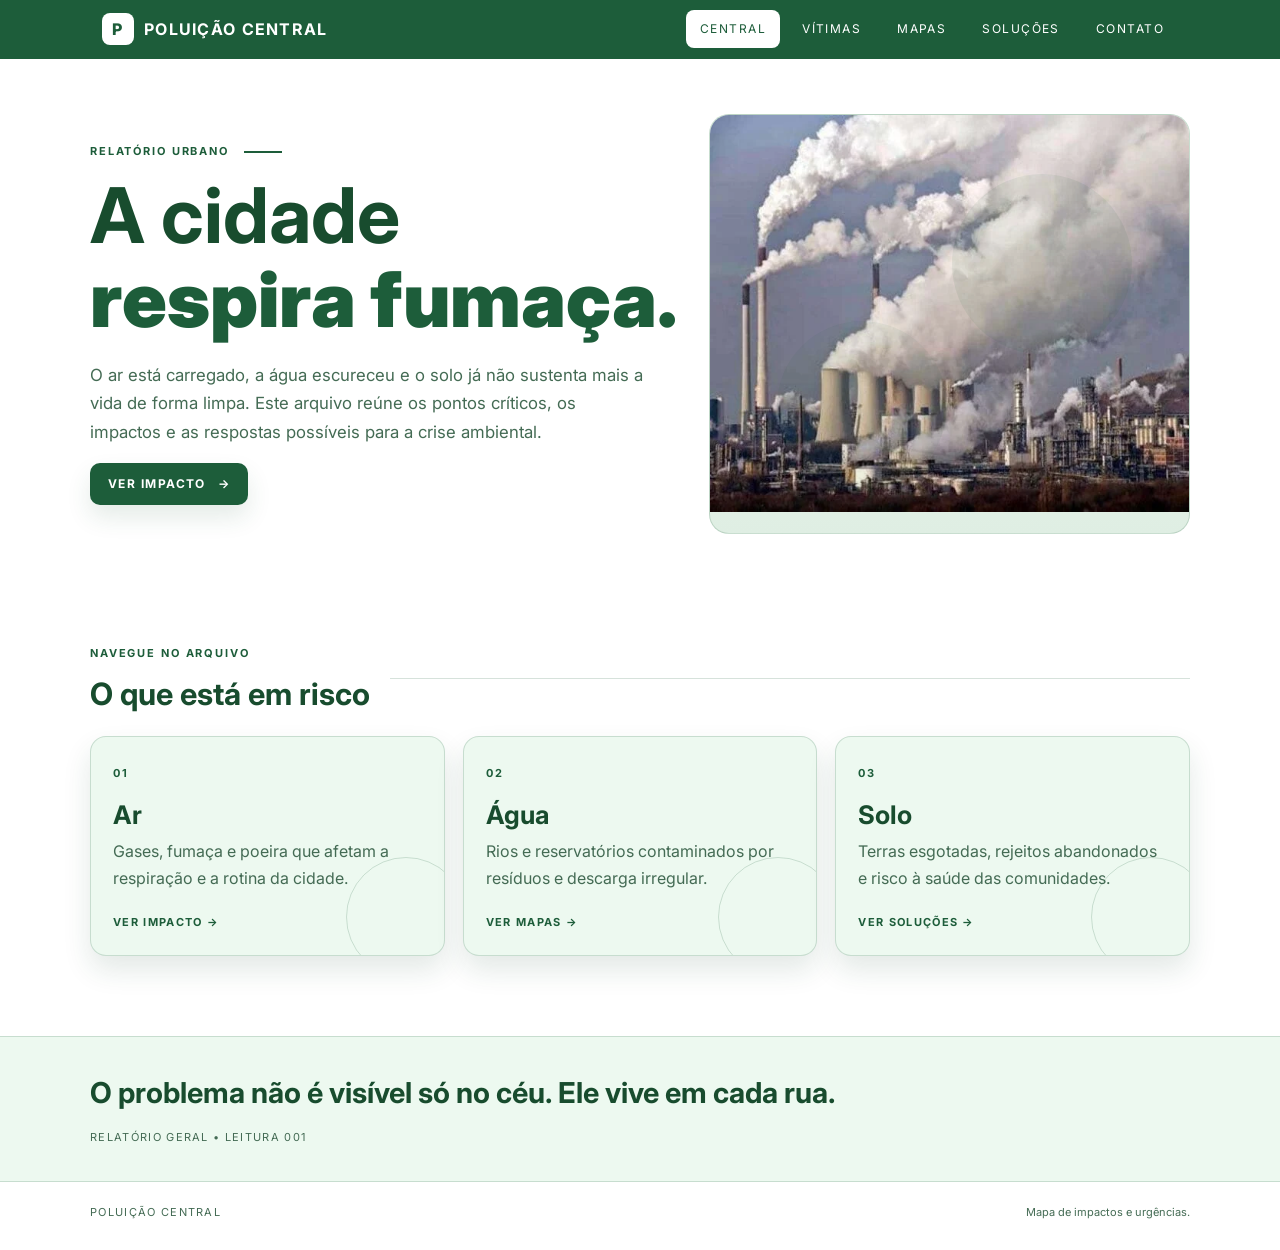
<file: index.html>
<!doctype html>
<html lang="pt-br">
  <head>
    <meta charset="utf-8" />
    <meta name="viewport" content="width=device-width, initial-scale=1" />
    <title>Poluição Central | Arquivo da cidade</title>
    <link
      href="https://cdn.jsdelivr.net/npm/bootstrap@5.3.3/dist/css/bootstrap.min.css"
      rel="stylesheet"
    />
    <link rel="stylesheet" href="css/style.css" />
  </head>
  <body>
    <header>
      <nav class="navbar navbar-expand-lg site-header" data-bs-theme="dark">
        <div class="container">
          <a class="navbar-brand brand" href="central.html">
            <span class="brand-mark">P</span>
            <span>Poluição <em>Central</em></span>
          </a>
          <button
            class="navbar-toggler"
            type="button"
            data-bs-toggle="collapse"
            data-bs-target="#siteNav"
            aria-controls="siteNav"
            aria-expanded="false"
            aria-label="Abrir menu"
          >
            <span class="navbar-toggler-icon"></span>
          </button>
          <div class="collapse navbar-collapse justify-content-end" id="siteNav">
            <ul class="navbar-nav gap-lg-2">
              <li class="nav-item"><a class="nav-link active" href="central.html">Central</a></li>
              <li class="nav-item"><a class="nav-link" href="personagens.html">Vítimas</a></li>
              <li class="nav-item"><a class="nav-link" href="mapas.html">Mapas</a></li>
              <li class="nav-item"><a class="nav-link" href="armas.html">Soluções</a></li>
              <li class="nav-item"><a class="nav-link" href="contact.html">Contato</a></li>
            </ul>
          </div>
        </div>
      </nav>
    </header>

    <main>
      <section class="hero content-width">
        <div class="hero-copy">
          <p class="eyebrow">Relatório urbano <span></span></p>
          <h1>A cidade<br /><strong>respira fumaça.</strong></h1>
          <p class="intro">
            O ar está carregado, a água escureceu e o solo já não sustenta mais a vida de forma limpa.
            Este arquivo reúne os pontos críticos, os impactos e as respostas possíveis para a crise ambiental.
          </p>
          <a class="button" href="mapas.html">Ver impacto <span aria-hidden="true">→</span></a>
        </div>

        <div class="hero-art" aria-label="Espaço para imagem ilustrativa">
          <img class="hero-image" src="imagens/poluicao-do-ar.webp" alt="Ilustração de uma cidade com fumaça e poluição" />
        </div>
      </section>

      <section class="section content-width risk-section" aria-labelledby="explore-title">
        <div class="section-heading">
          <div>
            <p class="eyebrow">Navegue no arquivo</p>
            <h2 id="explore-title">O que está em risco</h2>
          </div>
          <span class="rule"></span>
        </div>

        <div class="feature-grid">
          <a class="feature-card card-air" href="personagens.html">
            <span class="card-number">01</span>
            <h3>Ar</h3>
            <p>Gases, fumaça e poeira que afetam a respiração e a rotina da cidade.</p>
            <span class="card-link">Ver impacto →</span>
          </a>
          <a class="feature-card card-water" href="mapas.html">
            <span class="card-number">02</span>
            <h3>Água</h3>
            <p>Rios e reservatórios contaminados por resíduos e descarga irregular.</p>
            <span class="card-link">Ver mapas →</span>
          </a>
          <a class="feature-card card-soil" href="armas.html">
            <span class="card-number">03</span>
            <h3>Solo</h3>
            <p>Terras esgotadas, rejeitos abandonados e risco à saúde das comunidades.</p>
            <span class="card-link">Ver soluções →</span>
          </a>
        </div>
      </section>

      <section class="quote-band">
        <div class="content-width">
          <p>O problema não é visível só no céu. Ele vive em cada rua.</p>
          <span>Relatório geral • leitura 001</span>
        </div>
      </section>
    </main>

    <footer class="content-width">
      Poluição Central <span>Mapa de impactos e urgências.</span>
    </footer>

    <script src="https://cdn.jsdelivr.net/npm/bootstrap@5.3.3/dist/js/bootstrap.bundle.min.js"></script>
  </body>
</html>
</file>
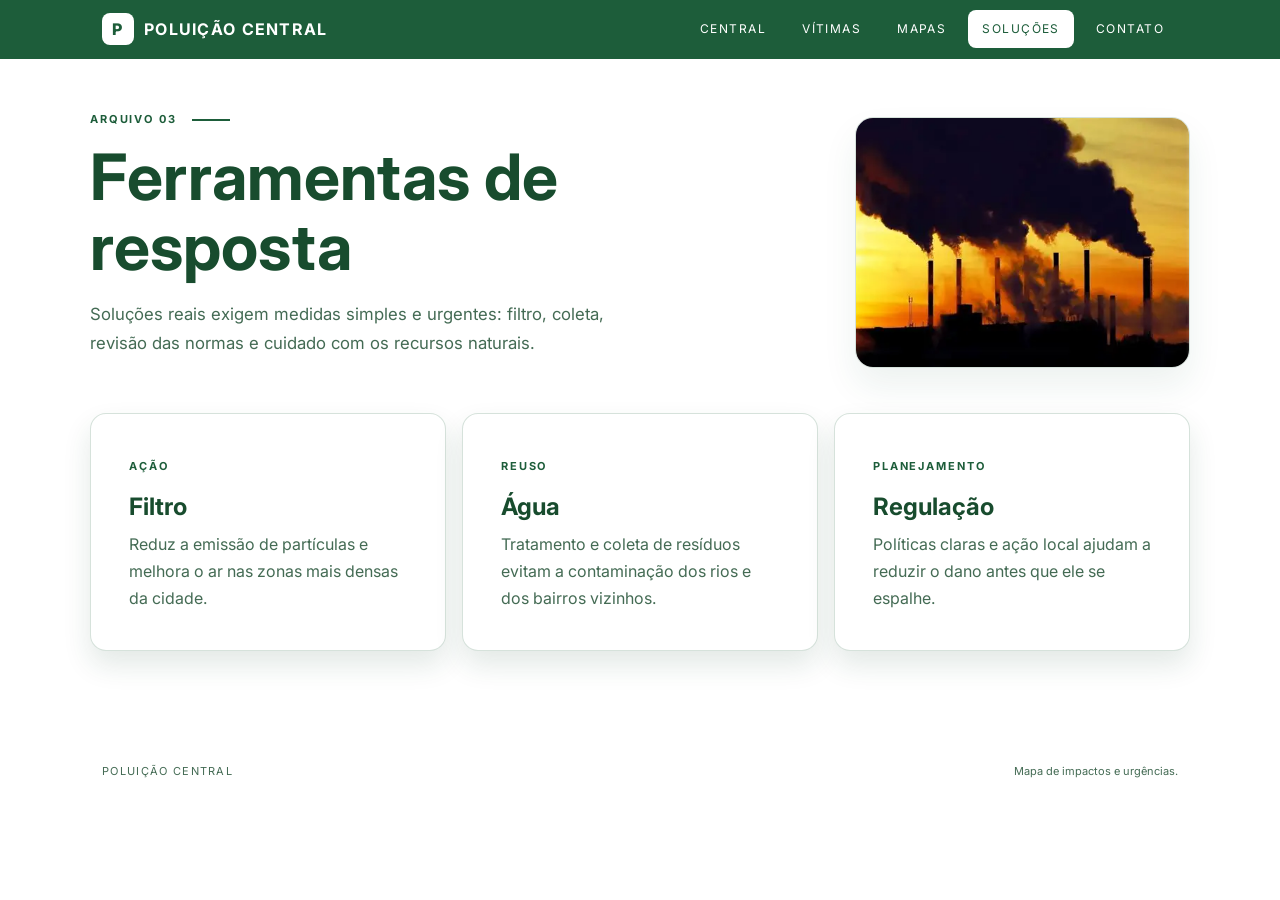
<file: armas.html>
<!doctype html>
<html lang="pt-BR">
  <head>
    <meta charset="utf-8" />
    <meta name="viewport" content="width=device-width, initial-scale=1" />
    <title>Soluções | Poluição Central</title>
    <link rel="preconnect" href="https://fonts.googleapis.com" />
    <link rel="preconnect" href="https://fonts.gstatic.com" crossorigin />
    <link href="https://fonts.googleapis.com/css2?family=Cinzel:wght@600;700;800&family=Manrope:wght@400;500;600;700&display=swap" rel="stylesheet" />
    <link href="https://cdn.jsdelivr.net/npm/bootstrap@5.3.3/dist/css/bootstrap.min.css" rel="stylesheet" />
    <link rel="stylesheet" href="css/style.css" />
  </head>
  <body>
    <header>
      <nav class="navbar navbar-expand-lg site-header" data-bs-theme="dark">
        <div class="container">
          <a class="navbar-brand brand" href="central.html"><span class="brand-mark">P</span><span>Poluição <em>Central</em></span></a>
          <button class="navbar-toggler" type="button" data-bs-toggle="collapse" data-bs-target="#siteNav" aria-label="Abrir menu">
            <span class="navbar-toggler-icon"></span>
          </button>
          <div class="collapse navbar-collapse justify-content-end" id="siteNav">
            <ul class="navbar-nav gap-lg-2">
              <li class="nav-item"><a class="nav-link" href="central.html">Central</a></li>
              <li class="nav-item"><a class="nav-link" href="personagens.html">Vítimas</a></li>
              <li class="nav-item"><a class="nav-link" href="mapas.html">Mapas</a></li>
              <li class="nav-item"><a class="nav-link active" href="armas.html" aria-current="page">Soluções</a></li>
              <li class="nav-item"><a class="nav-link" href="contact.html">Contato</a></li>
            </ul>
          </div>
        </div>
      </nav>
    </header>

    <main class="page-main container">
      <div class="row align-items-center g-5">
        <div class="col-lg-8">
          <p class="eyebrow">Arquivo 03 <span></span></p>
          <h1>Ferramentas de resposta</h1>
          <p class="page-lead">
            Soluções reais exigem medidas simples e urgentes: filtro, coleta, revisão das normas e cuidado com os recursos naturais.
          </p>
        </div>
        <div class="col-lg-4">
          <img class="page-image img-fluid" src="imagens/ar-poluicao.webp" alt="Representação de soluções para a poluição" />
        </div>
      </div>

      <div class="row g-3 mt-4">
        <div class="col-md-4">
          <article class="card entry h-100">
            <div class="card-body">
              <span class="card-number">Ação</span>
              <h2>Filtro</h2>
              <p>Reduz a emissão de partículas e melhora o ar nas zonas mais densas da cidade.</p>
            </div>
          </article>
        </div>
        <div class="col-md-4">
          <article class="card entry h-100">
            <div class="card-body">
              <span class="card-number">Reuso</span>
              <h2>Água</h2>
              <p>Tratamento e coleta de resíduos evitam a contaminação dos rios e dos bairros vizinhos.</p>
            </div>
          </article>
        </div>
        <div class="col-md-4">
          <article class="card entry h-100">
            <div class="card-body">
              <span class="card-number">Planejamento</span>
              <h2>Regulação</h2>
              <p>Políticas claras e ação local ajudam a reduzir o dano antes que ele se espalhe.</p>
            </div>
          </article>
        </div>
      </div>
    </main>
    <footer class="container">
      Poluição Central <span>Mapa de impactos e urgências.</span>
    </footer>
    <script src="https://cdn.jsdelivr.net/npm/bootstrap@5.3.3/dist/js/bootstrap.bundle.min.js"></script>
  </body>
</html>
</file>
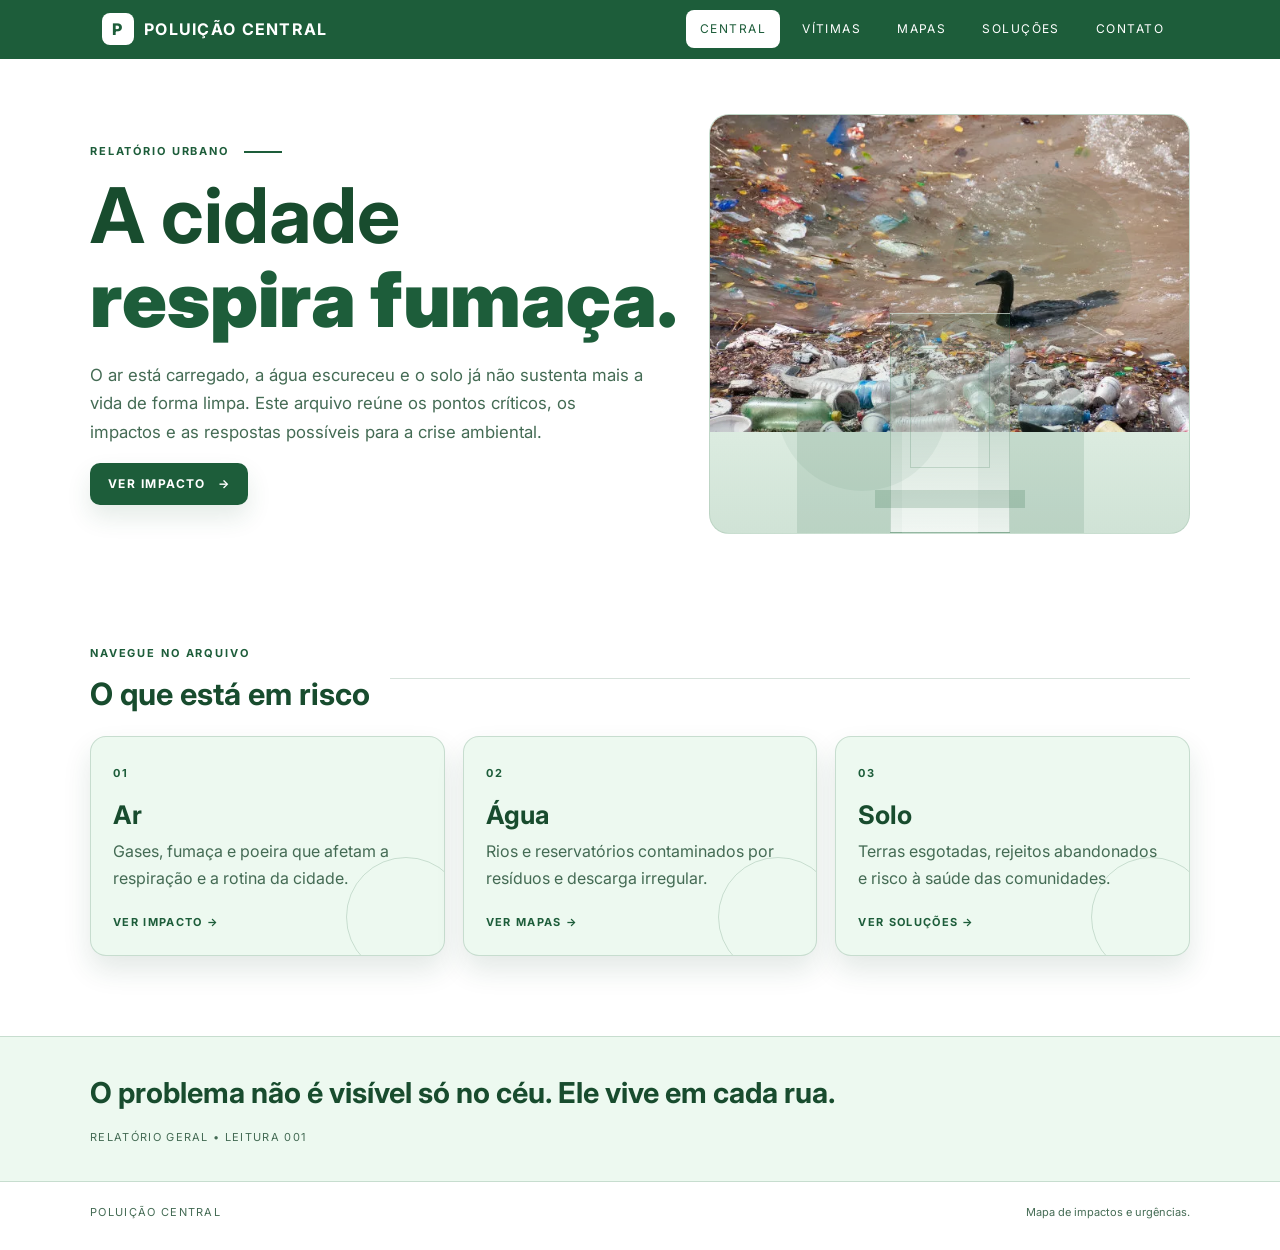
<file: central.html>
<!doctype html>
<html lang="pt-br">
  <head>
    <meta charset="utf-8" />
    <meta name="viewport" content="width=device-width, initial-scale=1" />
    <title>Poluição Central | Arquivo da cidade</title>
    <link
      href="https://cdn.jsdelivr.net/npm/bootstrap@5.3.3/dist/css/bootstrap.min.css"
      rel="stylesheet"
    />
    <link rel="stylesheet" href="css/style.css" />
  </head>
  <body>
    <header>
      <nav class="navbar navbar-expand-lg site-header" data-bs-theme="dark">
        <div class="container">
          <a class="navbar-brand brand" href="central.html">
            <span class="brand-mark">P</span>
            <span>Poluição <em>Central</em></span>
          </a>
          <button
            class="navbar-toggler"
            type="button"
            data-bs-toggle="collapse"
            data-bs-target="#siteNav"
            aria-controls="siteNav"
            aria-expanded="false"
            aria-label="Abrir menu"
          >
            <span class="navbar-toggler-icon"></span>
          </button>
          <div class="collapse navbar-collapse justify-content-end" id="siteNav">
            <ul class="navbar-nav gap-lg-2">
              <li class="nav-item"><a class="nav-link active" href="central.html">Central</a></li>
              <li class="nav-item"><a class="nav-link" href="personagens.html">Vítimas</a></li>
              <li class="nav-item"><a class="nav-link" href="mapas.html">Mapas</a></li>
              <li class="nav-item"><a class="nav-link" href="armas.html">Soluções</a></li>
              <li class="nav-item"><a class="nav-link" href="contact.html">Contato</a></li>
            </ul>
          </div>
        </div>
      </nav>
    </header>

    <main>
      <section class="hero content-width">
        <div class="hero-copy">
          <p class="eyebrow">Relatório urbano <span></span></p>
          <h1>A cidade<br /><strong>respira fumaça.</strong></h1>
          <p class="intro">
            O ar está carregado, a água escureceu e o solo já não sustenta mais a vida de forma limpa.
            Este arquivo reúne os pontos críticos, os impactos e as respostas possíveis para a crise ambiental.
          </p>
          <a class="button" href="mapas.html">Ver impacto <span aria-hidden="true">→</span></a>
        </div>

        <div class="hero-art" aria-label="Espaço para imagem ilustrativa">
          <div class="smoke smoke-one"></div>
          <div class="smoke smoke-two"></div>
          <div class="city"></div>
          <div class="tower"></div>
          <img class="hero-image" src="imagens/consequencia-poluicao-agua.webp" alt="Ilustração de uma cidade com fumaça e poluição" />
        </div>
      </section>

      <section class="section content-width risk-section" aria-labelledby="explore-title">
        <div class="section-heading">
          <div>
            <p class="eyebrow">Navegue no arquivo</p>
            <h2 id="explore-title">O que está em risco</h2>
          </div>
          <span class="rule"></span>
        </div>

        <div class="feature-grid">
          <a class="feature-card card-air" href="personagens.html">
            <span class="card-number">01</span>
            <h3>Ar</h3>
            <p>Gases, fumaça e poeira que afetam a respiração e a rotina da cidade.</p>
            <span class="card-link">Ver impacto →</span>
          </a>
          <a class="feature-card card-water" href="mapas.html">
            <span class="card-number">02</span>
            <h3>Água</h3>
            <p>Rios e reservatórios contaminados por resíduos e descarga irregular.</p>
            <span class="card-link">Ver mapas →</span>
          </a>
          <a class="feature-card card-soil" href="armas.html">
            <span class="card-number">03</span>
            <h3>Solo</h3>
            <p>Terras esgotadas, rejeitos abandonados e risco à saúde das comunidades.</p>
            <span class="card-link">Ver soluções →</span>
          </a>
        </div>
      </section>

      <section class="quote-band">
        <div class="content-width">
          <p>O problema não é visível só no céu. Ele vive em cada rua.</p>
          <span>Relatório geral • leitura 001</span>
        </div>
      </section>
    </main>

    <footer class="content-width">
      Poluição Central <span>Mapa de impactos e urgências.</span>
    </footer>

    <script src="https://cdn.jsdelivr.net/npm/bootstrap@5.3.3/dist/js/bootstrap.bundle.min.js"></script>
  </body>
</html>
</file>
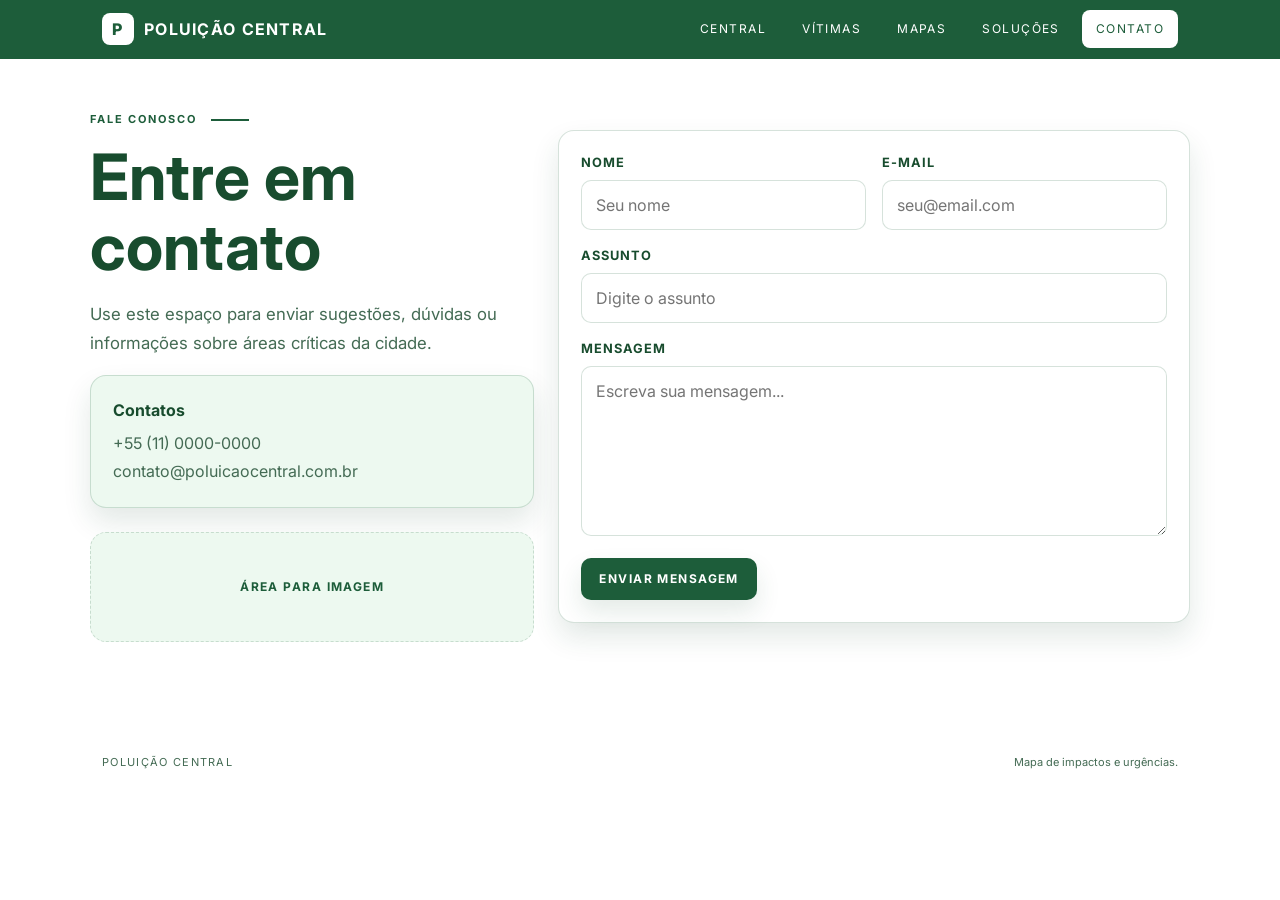
<file: contact.html>
<!doctype html>
<html lang="pt-BR">
  <head>
    <meta charset="utf-8" />
    <meta name="viewport" content="width=device-width, initial-scale=1" />
    <title>Contato | Poluição Central</title>
    <link rel="preconnect" href="https://fonts.googleapis.com" />
    <link rel="preconnect" href="https://fonts.gstatic.com" crossorigin />
    <link href="https://fonts.googleapis.com/css2?family=Inter:wght@400;500;600;700;800&display=swap" rel="stylesheet" />
    <link href="https://cdn.jsdelivr.net/npm/bootstrap@5.3.3/dist/css/bootstrap.min.css" rel="stylesheet" />
    <link rel="stylesheet" href="css/style.css" />
  </head>
  <body>
    <header class="site-header">
      <nav class="navbar navbar-expand-lg" data-bs-theme="light">
        <div class="container">
          <a class="navbar-brand brand" href="central.html">
            <span class="brand-mark">P</span>
            <span>Poluição <em>Central</em></span>
          </a>
          <button class="navbar-toggler" type="button" data-bs-toggle="collapse" data-bs-target="#siteNav" aria-label="Abrir menu">
            <span class="navbar-toggler-icon"></span>
          </button>
          <div class="collapse navbar-collapse justify-content-end" id="siteNav">
            <ul class="navbar-nav gap-lg-2">
              <li class="nav-item"><a class="nav-link" href="central.html">Central</a></li>
              <li class="nav-item"><a class="nav-link" href="personagens.html">Vítimas</a></li>
              <li class="nav-item"><a class="nav-link" href="mapas.html">Mapas</a></li>
              <li class="nav-item"><a class="nav-link" href="armas.html">Soluções</a></li>
              <li class="nav-item"><a class="nav-link active" href="contact.html" aria-current="page">Contato</a></li>
            </ul>
          </div>
        </div>
      </nav>
    </header>

    <main class="container page-main">
      <div class="row g-4 align-items-center">
        <div class="col-lg-5">
          <p class="eyebrow">Fale conosco <span></span></p>
          <h1>Entre em contato</h1>
          <p class="page-lead">
            Use este espaço para enviar sugestões, dúvidas ou informações sobre áreas críticas da cidade.
          </p>
          <div class="info-box">
            <strong>Contatos</strong>
            <p>+55 (11) 0000-0000</p>
            <p>contato@poluicaocentral.com.br</p>
          </div>
          <div class="image-placeholder small">Área para imagem</div>
        </div>

        <div class="col-lg-7">
          <div class="contact-card">
            <form>
              <div class="row g-3">
                <div class="col-md-6">
                  <label for="nome">Nome</label>
                  <input id="nome" type="text" placeholder="Seu nome" />
                </div>
                <div class="col-md-6">
                  <label for="email">E-mail</label>
                  <input id="email" type="email" placeholder="seu@email.com" />
                </div>
                <div class="col-12">
                  <label for="assunto">Assunto</label>
                  <input id="assunto" type="text" placeholder="Digite o assunto" />
                </div>
                <div class="col-12">
                  <label for="mensagem">Mensagem</label>
                  <textarea id="mensagem" rows="6" placeholder="Escreva sua mensagem..."></textarea>
                </div>
                <div class="col-12">
                  <button type="submit" class="button">Enviar mensagem</button>
                </div>
              </div>
            </form>
          </div>
        </div>
      </div>
    </main>

    <footer class="container">
      Poluição Central <span>Mapa de impactos e urgências.</span>
    </footer>

    <script src="https://cdn.jsdelivr.net/npm/bootstrap@5.3.3/dist/js/bootstrap.bundle.min.js"></script>
  </body>
</html>
</file>
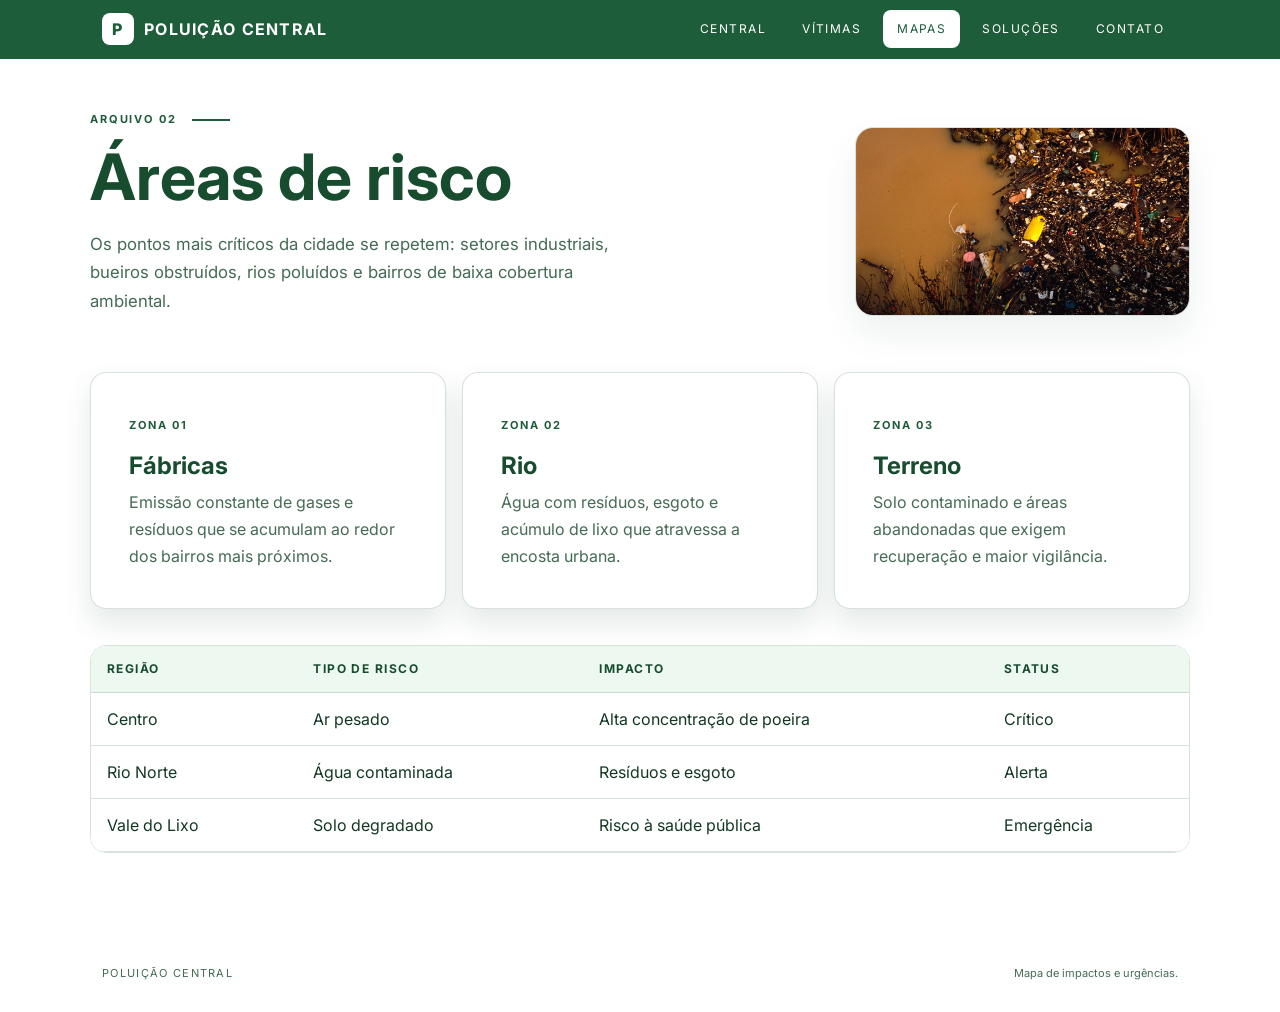
<file: mapas.html>
<!doctype html>
<html lang="pt-BR">
  <head>
    <meta charset="utf-8" />
    <meta name="viewport" content="width=device-width, initial-scale=1" />
    <title>Mapas | Poluição Central</title>
    <link rel="preconnect" href="https://fonts.googleapis.com" />
    <link rel="preconnect" href="https://fonts.gstatic.com" crossorigin />
    <link href="https://fonts.googleapis.com/css2?family=Cinzel:wght@600;700;800&family=Manrope:wght@400;500;600;700&display=swap" rel="stylesheet" />
    <link href="https://cdn.jsdelivr.net/npm/bootstrap@5.3.3/dist/css/bootstrap.min.css" rel="stylesheet" />
    <link rel="stylesheet" href="css/style.css" />
  </head>
  <body>
    <header>
      <nav class="navbar navbar-expand-lg site-header" data-bs-theme="dark">
        <div class="container">
          <a class="navbar-brand brand" href="central.html"><span class="brand-mark">P</span><span>Poluição <em>Central</em></span></a>
          <button class="navbar-toggler" type="button" data-bs-toggle="collapse" data-bs-target="#siteNav" aria-label="Abrir menu">
            <span class="navbar-toggler-icon"></span>
          </button>
          <div class="collapse navbar-collapse justify-content-end" id="siteNav">
            <ul class="navbar-nav gap-lg-2">
              <li class="nav-item"><a class="nav-link" href="central.html">Central</a></li>
              <li class="nav-item"><a class="nav-link" href="personagens.html">Vítimas</a></li>
              <li class="nav-item"><a class="nav-link active" href="mapas.html" aria-current="page">Mapas</a></li>
              <li class="nav-item"><a class="nav-link" href="armas.html">Soluções</a></li>
              <li class="nav-item"><a class="nav-link" href="contact.html">Contato</a></li>
            </ul>
          </div>
        </div>
      </nav>
    </header>

    <main class="page-main container">
      <div class="row align-items-center g-5">
        <div class="col-lg-8">
          <p class="eyebrow">Arquivo 02 <span></span></p>
          <h1>Áreas de risco</h1>
          <p class="page-lead">
            Os pontos mais críticos da cidade se repetem: setores industriais, bueiros obstruídos, rios poluídos e bairros de baixa cobertura ambiental.
          </p>
        </div>
        <div class="col-lg-4">
          <img class="page-image img-fluid" src="imagens/Destaque-poluicao-agua.jpg" alt="Mapa ilustrativo de áreas poluídas" />
        </div>
      </div>

      <div class="row g-3 mt-4">
        <div class="col-md-4">
          <article class="card entry h-100">
            <div class="card-body">
              <span class="card-number">Zona 01</span>
              <h2>Fábricas</h2>
              <p>Emissão constante de gases e resíduos que se acumulam ao redor dos bairros mais próximos.</p>
            </div>
          </article>
        </div>
        <div class="col-md-4">
          <article class="card entry h-100">
            <div class="card-body">
              <span class="card-number">Zona 02</span>
              <h2>Rio</h2>
              <p>Água com resíduos, esgoto e acúmulo de lixo que atravessa a encosta urbana.</p>
            </div>
          </article>
        </div>
        <div class="col-md-4">
          <article class="card entry h-100">
            <div class="card-body">
              <span class="card-number">Zona 03</span>
              <h2>Terreno</h2>
              <p>Solo contaminado e áreas abandonadas que exigem recuperação e maior vigilância.</p>
            </div>
          </article>
        </div>
      </div>

      <div class="table-wrap">
        <table class="table">
          <thead>
            <tr>
              <th>Região</th>
              <th>Tipo de risco</th>
              <th>Impacto</th>
              <th>Status</th>
            </tr>
          </thead>
          <tbody>
            <tr>
              <td>Centro</td>
              <td>Ar pesado</td>
              <td>Alta concentração de poeira</td>
              <td>Crítico</td>
            </tr>
            <tr>
              <td>Rio Norte</td>
              <td>Água contaminada</td>
              <td>Resíduos e esgoto</td>
              <td>Alerta</td>
            </tr>
            <tr>
              <td>Vale do Lixo</td>
              <td>Solo degradado</td>
              <td>Risco à saúde pública</td>
              <td>Emergência</td>
            </tr>
          </tbody>
        </table>
      </div>
    </main>

    <footer class="container">
      Poluição Central <span>Mapa de impactos e urgências.</span>
    </footer>
    <script src="https://cdn.jsdelivr.net/npm/bootstrap@5.3.3/dist/js/bootstrap.bundle.min.js"></script>
  </body>
</html>
</file>
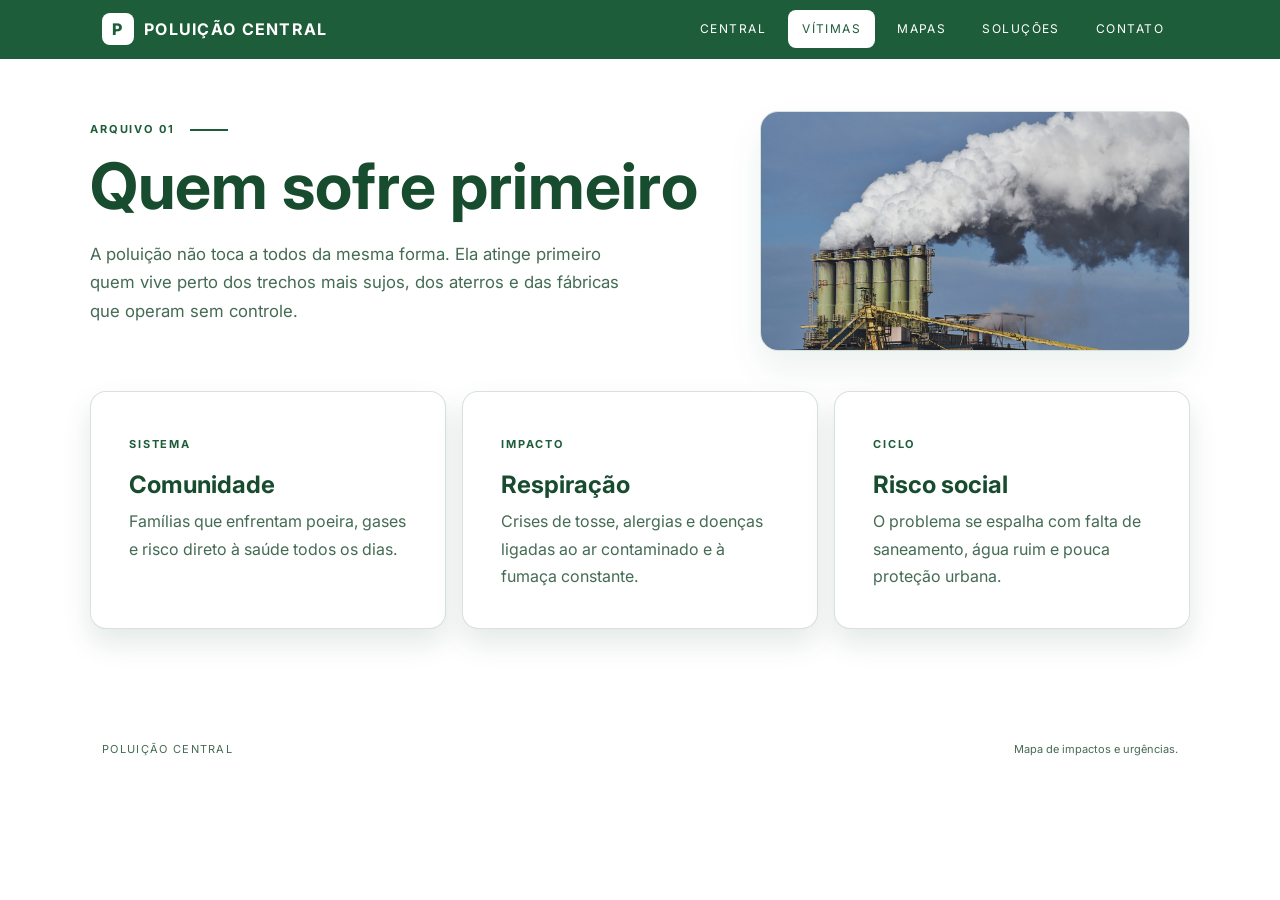
<file: personagens.html>
<!doctype html>
<html lang="pt-BR">
  <head>
    <meta charset="utf-8" />
    <meta name="viewport" content="width=device-width, initial-scale=1" />
    <title>Vítimas | Poluição Central</title>
    <link rel="preconnect" href="https://fonts.googleapis.com" />
    <link rel="preconnect" href="https://fonts.gstatic.com" crossorigin />
    <link href="https://fonts.googleapis.com/css2?family=Cinzel:wght@600;700;800&family=Manrope:wght@400;500;600;700&display=swap" rel="stylesheet" />
    <link href="https://cdn.jsdelivr.net/npm/bootstrap@5.3.3/dist/css/bootstrap.min.css" rel="stylesheet" />
    <link rel="stylesheet" href="css/style.css" />
  </head>
  <body>
    <header>
      <nav class="navbar navbar-expand-lg site-header" data-bs-theme="dark">
        <div class="container">
          <a class="navbar-brand brand" href="central.html"><span class="brand-mark">P</span><span>Poluição <em>Central</em></span></a>
          <button class="navbar-toggler" type="button" data-bs-toggle="collapse" data-bs-target="#siteNav" aria-label="Abrir menu">
            <span class="navbar-toggler-icon"></span>
          </button>
          <div class="collapse navbar-collapse justify-content-end" id="siteNav">
            <ul class="navbar-nav gap-lg-2">
              <li class="nav-item"><a class="nav-link" href="central.html">Central</a></li>
              <li class="nav-item"><a class="nav-link active" href="personagens.html" aria-current="page">Vítimas</a></li>
              <li class="nav-item"><a class="nav-link" href="mapas.html">Mapas</a></li>
              <li class="nav-item"><a class="nav-link" href="armas.html">Soluções</a></li>
              <li class="nav-item"><a class="nav-link" href="contact.html">Contato</a></li>
            </ul>
          </div>
        </div>
      </nav>
    </header>

    <main class="page-main container">
      <div class="row align-items-center g-5">
        <div class="col-lg-7">
          <p class="eyebrow">Arquivo 01 <span></span></p>
          <h1>Quem sofre primeiro</h1>
          <p class="page-lead">
            A poluição não toca a todos da mesma forma. Ela atinge primeiro quem vive perto dos trechos mais sujos,
            dos aterros e das fábricas que operam sem controle.
          </p>
        </div>
        <div class="col-lg-5">
          <img class="page-image img-fluid" src="imagens/poluicao-ar.jpg" alt="Ilustração abstrata de uma cidade com fumaça e poluição" />
        </div>
      </div>

      <div class="row g-3 mt-4">
        <div class="col-md-4">
          <article class="card entry h-100">
            <div class="card-body">
              <span class="card-number">Sistema</span>
              <h2>Comunidade</h2>
              <p>Famílias que enfrentam poeira, gases e risco direto à saúde todos os dias.</p>
            </div>
          </article>
        </div>
        <div class="col-md-4">
          <article class="card entry h-100">
            <div class="card-body">
              <span class="card-number">Impacto</span>
              <h2>Respiração</h2>
              <p>Crises de tosse, alergias e doenças ligadas ao ar contaminado e à fumaça constante.</p>
            </div>
          </article>
        </div>
        <div class="col-md-4">
          <article class="card entry h-100">
            <div class="card-body">
              <span class="card-number">Ciclo</span>
              <h2>Risco social</h2>
              <p>O problema se espalha com falta de saneamento, água ruim e pouca proteção urbana.</p>
            </div>
          </article>
        </div>
      </div>
    </main>

    <footer class="container">
      Poluição Central <span>Mapa de impactos e urgências.</span>
    </footer>
    <script src="https://cdn.jsdelivr.net/npm/bootstrap@5.3.3/dist/js/bootstrap.bundle.min.js"></script>
  </body>
</html>
</file>
<file: css/style.css>
@import url("https://fonts.googleapis.com/css2?family=Inter:wght@400;500;600;700;800&display=swap");

:root {
  --green: #1d5d3a;
  --green-dark: #184c2e;
  --green-soft: #edf9f0;
  --white: #ffffff;
  --line: rgba(29, 93, 58, 0.18);
  --text: #123823;
  --muted: #446b54;
  --shadow: rgba(24, 76, 46, 0.12);
}

* {
  box-sizing: border-box;
}

html {
  scroll-behavior: smooth;
}

body {
  margin: 0;
  background: var(--white);
  color: var(--text);
  font-family: "Inter", sans-serif;
}

a {
  color: inherit;
  text-decoration: none;
}

img {
  display: block;
  max-width: 100%;
}

.container,
.content-width {
  width: min(1100px, calc(100% - 32px));
  margin-inline: auto;
}

.site-header {
  background: var(--green);
  border-bottom: 1px solid var(--line);
}

.brand {
  display: flex;
  align-items: center;
  gap: 10px;
  color: var(--white);
  font-size: 1rem;
  font-weight: 700;
  letter-spacing: 0.08em;
  text-transform: uppercase;
}

.brand em {
  color: var(--white);
  font-style: normal;
}

.brand-mark {
  display: inline-grid;
  place-items: center;
  width: 32px;
  height: 32px;
  border-radius: 8px;
  background: var(--white);
  color: var(--green);
  font-weight: 800;
}

.nav-link {
  color: var(--white) !important;
  font-size: 12px;
  text-transform: uppercase;
  letter-spacing: 0.12em;
  padding: 10px 14px !important;
}

.nav-link:hover,
.nav-link.active {
  color: var(--green) !important;
  background: var(--white);
  border-radius: 8px;
}

.hero {
  display: grid;
  grid-template-columns: 1.1fr 0.9fr;
  align-items: center;
  gap: 32px;
  min-height: 520px;
  padding: 30px 0 20px;
}

.eyebrow {
  margin: 0 0 14px;
  color: var(--green);
  font-size: 11px;
  font-weight: 700;
  letter-spacing: 0.17em;
  text-transform: uppercase;
}

.eyebrow span {
  display: inline-block;
  width: 38px;
  margin-left: 10px;
  border-top: 2px solid var(--green);
  vertical-align: middle;
}

h1,
h2,
h3 {
  margin: 0 0 18px;
  font-weight: 700;
  line-height: 1.1;
  color: var(--green-dark);
}

h1 {
  font-size: clamp(2.5rem, 6vw, 5rem);
}

h1 strong {
  color: var(--green);
}

.intro,
.page-lead {
  max-width: 560px;
  color: var(--muted);
  font-size: 1.05rem;
  line-height: 1.7;
}

.button {
  display: inline-flex;
  align-items: center;
  gap: 12px;
  padding: 12px 18px;
  background: var(--green);
  color: var(--white);
  font-size: 12px;
  font-weight: 700;
  letter-spacing: 0.12em;
  text-transform: uppercase;
  border-radius: 10px;
  border: none;
  box-shadow: 0 12px 24px rgba(29, 93, 58, 0.12);
}

.button:hover {
  background: var(--green-dark);
  color: var(--white);
}

.hero-art {
  position: relative;
  min-height: 420px;
  border-radius: 20px;
  overflow: hidden;
  background: linear-gradient(180deg, #effaf1 0%, #dfeee3 100%);
  border: 1px solid var(--line);
}

.hero-art::before,
.hero-art::after {
  content: "";
  position: absolute;
  border-radius: 50%;
}

.hero-art::before {
  width: 180px;
  height: 180px;
  right: 12%;
  top: 14%;
  background: rgba(29, 93, 58, 0.08);
}

.hero-art::after {
  width: 170px;
  height: 170px;
  left: 14%;
  bottom: 10%;
  background: rgba(29, 93, 58, 0.06);
}

.city {
  position: absolute;
  inset: auto 0 0 0;
  height: 190px;
  background: linear-gradient(180deg, rgba(255, 255, 255, 0), rgba(29, 93, 58, 0.08));
}

.city::before,
.city::after {
  content: "";
  position: absolute;
  bottom: 0;
  width: 22%;
  height: 130px;
  background: rgba(29, 93, 58, 0.12);
}

.city::before {
  left: 18%;
}

.city::after {
  right: 22%;
  height: 170px;
}

.tower {
  position: absolute;
  left: 50%;
  transform: translateX(-50%);
  bottom: 0;
  width: 120px;
  height: 220px;
  border: 1px solid rgba(29, 93, 58, 0.18);
  background: linear-gradient(180deg, rgba(29, 93, 58, 0.18), rgba(255, 255, 255, 0.7));
}

.tower::before,
.tower::after {
  content: "";
  position: absolute;
  left: 50%;
  transform: translateX(-50%);
}

.tower::before {
  bottom: 24px;
  width: 150px;
  height: 18px;
  background: rgba(29, 93, 58, 0.18);
}

.tower::after {
  bottom: 64px;
  width: 80px;
  height: 120px;
  border: 1px solid rgba(29, 93, 58, 0.18);
}

.smoke {
  position: absolute;
  width: 230px;
  height: 90px;
  border-radius: 50%;
  background: rgba(29, 93, 58, 0.08);
  filter: blur(18px);
}

.smoke-one { left: 8%; top: 18%; }
.smoke-two { right: 12%; top: 24%; }

.hero-caption {
  position: absolute;
  right: 22px;
  bottom: 18px;
  color: var(--green-dark);
  font-size: 11px;
  letter-spacing: 0.18em;
  text-transform: uppercase;
}

.section {
  padding: 48px 0 80px;
}

.risk-section {
  margin-top: 18px;
}

.section-heading {
  display: flex;
  align-items: center;
  gap: 20px;
  margin-bottom: 24px;
}

.section-heading h2 {
  margin: 0;
  font-size: clamp(1.5rem, 2.4vw, 2.1rem);
  line-height: 1.2;
}

.rule {
  flex: 1;
  height: 1px;
  background: var(--line);
}

.feature-grid,
.entry-grid {
  display: grid;
  grid-template-columns: repeat(3, minmax(0, 1fr));
  gap: 18px;
}

.feature-card,
.entry,
.contact-card,
.info-box {
  background: var(--white);
  border: 1px solid var(--line);
  border-radius: 16px;
  padding: 22px;
  box-shadow: 0 14px 28px var(--shadow);
}

.feature-card,
.entry {
  min-height: 220px;
}

.feature-card {
  position: relative;
  overflow: hidden;
  background: var(--green-soft);
}

.feature-card::after {
  content: "";
  position: absolute;
  right: -22px;
  bottom: -22px;
  width: 120px;
  height: 120px;
  border-radius: 50%;
  border: 1px solid rgba(29, 93, 58, 0.18);
}

.card-number {
  color: var(--green);
  font-size: 11px;
  font-weight: 700;
  letter-spacing: 0.17em;
  text-transform: uppercase;
}

.feature-card h3 {
  margin: 18px 0 8px;
  font-size: 1.6rem;
}

.feature-card p,
.entry p,
.info-box p {
  color: var(--muted);
  line-height: 1.7;
  margin: 0;
}

.card-link {
  display: inline-block;
  margin-top: 22px;
  color: var(--green);
  font-size: 11px;
  font-weight: 700;
  letter-spacing: 0.12em;
  text-transform: uppercase;
}

.quote-band {
  background: var(--green-soft);
  border-top: 1px solid var(--line);
  border-bottom: 1px solid var(--line);
  padding: 34px 0;
}

.quote-band p {
  margin: 0 0 8px;
  font-size: 1.8rem;
  font-weight: 700;
  color: var(--green-dark);
}

.quote-band span {
  color: var(--muted);
  font-size: 11px;
  letter-spacing: 0.12em;
  text-transform: uppercase;
}

.page-main {
  padding: 52px 0 90px;
}

.page-main h1 {
  font-size: clamp(2.2rem, 5vw, 4rem);
}

.page-image {
  width: 100%;
  border-radius: 18px;
  border: 1px solid var(--line);
  box-shadow: 0 18px 34px rgba(29, 93, 58, 0.08);
}

.entry h2 {
  margin: 18px 0 10px;
  font-size: 1.5rem;
}

.table-wrap {
  margin-top: 36px;
  overflow-x: auto;
  border: 1px solid var(--line);
  border-radius: 16px;
}

.table {
  width: 100%;
  margin: 0;
  border-collapse: collapse;
  background: var(--white);
}

.table th,
.table td {
  padding: 14px 16px;
  border-bottom: 1px solid var(--line);
  color: var(--text);
  text-align: left;
}

.table thead th {
  background: var(--green-soft);
  color: var(--green-dark);
  font-size: 12px;
  letter-spacing: 0.12em;
  text-transform: uppercase;
}

.table tbody tr:nth-child(even) {
  background: var(--green-soft);
}

.form-label,
.contact-card label {
  display: block;
  margin-bottom: 8px;
  color: var(--green-dark);
  font-size: 0.8rem;
  font-weight: 700;
  letter-spacing: 0.08em;
  text-transform: uppercase;
}

.contact-card input,
.contact-card textarea {
  width: 100%;
  padding: 12px 14px;
  border: 1px solid var(--line);
  border-radius: 10px;
  background: var(--white);
  color: var(--text);
}

.contact-card input:focus,
.contact-card textarea:focus {
  outline: 2px solid rgba(29, 93, 58, 0.2);
  border-color: var(--green);
}

.info-box {
  margin-top: 18px;
  background: var(--green-soft);
}

.info-box strong {
  display: block;
  margin-bottom: 8px;
  color: var(--green-dark);
}

.image-placeholder {
  margin-top: 24px;
  display: grid;
  place-items: center;
  height: 180px;
  border: 1px dashed var(--line);
  border-radius: 16px;
  color: var(--green);
  background: var(--green-soft);
  font-weight: 700;
  letter-spacing: 0.12em;
  text-transform: uppercase;
}

.image-placeholder.small {
  height: 110px;
  font-size: 12px;
}

footer {
  padding: 22px 0 30px;
  color: var(--muted);
  font-size: 11px;
  letter-spacing: 0.12em;
  text-transform: uppercase;
}

footer span {
  float: right;
  letter-spacing: 0;
  text-transform: none;
}

@media (max-width: 767px) {
  .hero,
  .feature-grid,
  .entry-grid {
    grid-template-columns: 1fr;
  }

  .section-heading {
    display: block;
  }

  .rule {
    display: none;
  }

  footer span {
    display: block;
    float: none;
    margin-top: 8px;
  }
}
</file>
